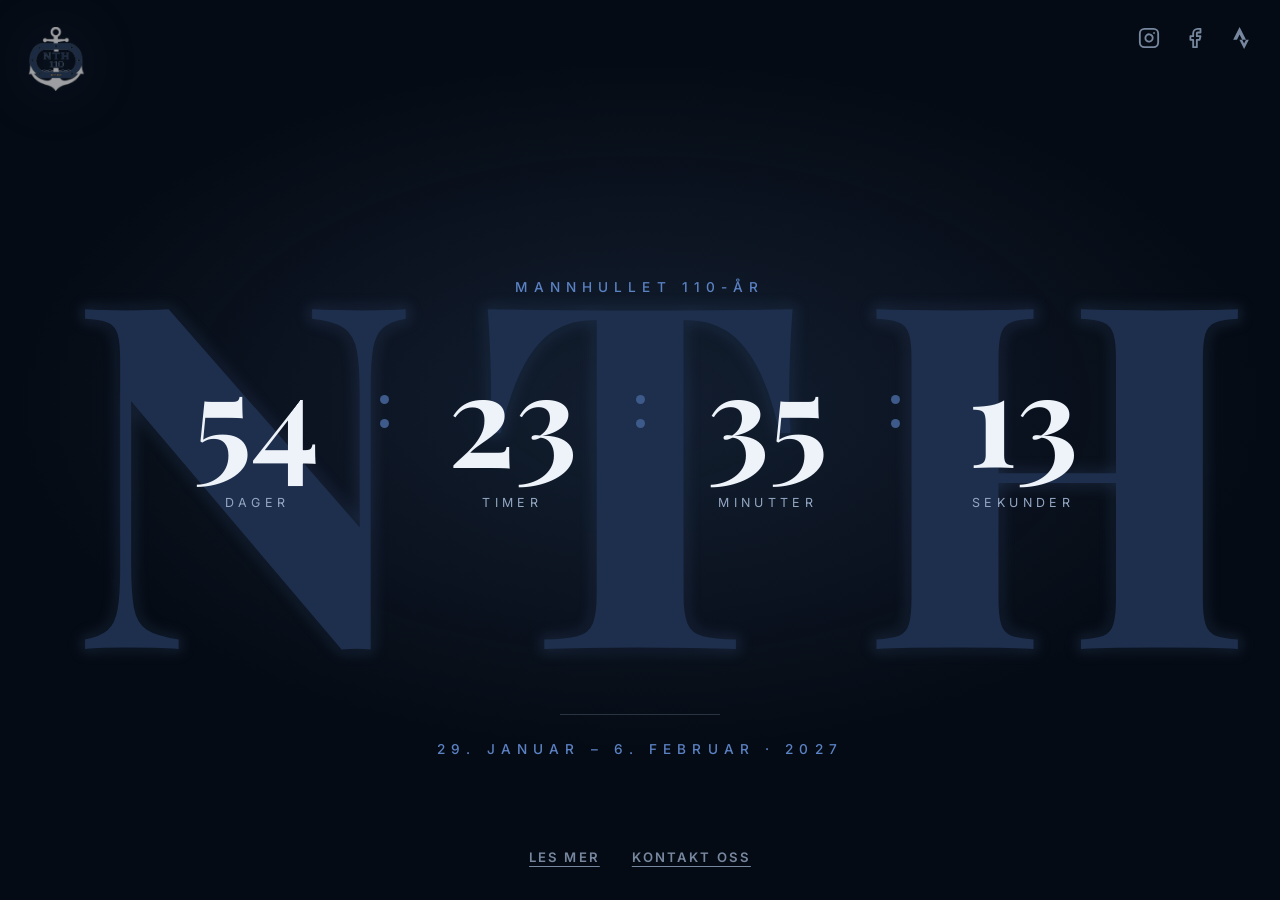
<file: countdown-110.html>
<!DOCTYPE html>
<html lang="no">
<head>
  <meta charset="UTF-8">
  <meta name="viewport" content="width=device-width, initial-scale=1.0">
  <title>Mannhullet 110-år</title>

  <!-- Fonts: high-contrast serif for display, clean sans for labels -->
  <link rel="preconnect" href="https://fonts.googleapis.com">
  <link rel="preconnect" href="https://fonts.gstatic.com" crossorigin>
  <link href="https://fonts.googleapis.com/css2?family=Playfair+Display:wght@700;800&family=Inter:wght@400;500&display=optional" rel="stylesheet">
  <link rel="stylesheet" href="background.css">

  <style>
    body {
      display: flex;
      align-items: center;
      justify-content: center;
      overflow-x: hidden;
      overflow-y: auto;
      position: relative;
    }

    /* ---- Main content ---- */
    .content {
      position: relative;
      z-index: 2;
      text-align: center;
      padding: 2rem;
      padding-bottom: 3.5rem; /* offsets eyebrow height so countdown center = viewport center */
      width: 100%;
      max-width: 1200px;
    }

    .eyebrow {
      position: relative;
      top: -1rem;
      font-size: 0.85rem;
      font-weight: 500;
      letter-spacing: 0.45em;
      text-transform: uppercase;
      color: var(--accent);
      margin-bottom: 2.5rem;
      opacity: 0;
      animation: fadeUp 0.9s ease 0.2s forwards;
    }

    h1 {
      font-family: 'Playfair Display', serif;
      font-weight: 800;
      font-size: clamp(2.6rem, 7vw, 6rem);
      line-height: 1.05;
      margin-bottom: 4.5rem;
      opacity: 0;
      animation: fadeUp 0.9s ease 0.4s forwards;
    }

    /* ---- Countdown ---- */
    .countdown {
      display: flex;
      align-items: flex-start;
      justify-content: center;
      gap: clamp(0.8rem, 4vw, 3.5rem);
      margin-bottom: 4.5rem;
      opacity: 0;
      animation: fadeUp 0.9s ease 0.6s forwards;
    }

    .unit {
      display: flex;
      flex-direction: column;
      align-items: center;
      min-width: clamp(3.5rem, 12vw, 9rem);
    }

    .unit .value {
      font-family: 'Playfair Display', serif;
      font-weight: 700;
      font-size: clamp(3.2rem, 10vw, 8.5rem);
      line-height: 1;
      font-variant-numeric: tabular-nums;
    }

    .unit .label {
      margin-top: 1rem;
      font-size: 0.78rem;
      font-weight: 400;
      letter-spacing: 0.35em;
      text-transform: uppercase;
      color: #93a6c2;
    }

    .separator {
      display: flex;
      flex-direction: column;
      gap: 0.9rem;
      padding-top: clamp(1rem, 3.5vw, 3rem);
    }

    .separator span {
      width: 9px;
      height: 9px;
      border-radius: 50%;
      background: var(--accent-dim);
    }

    /* ---- Footer line ---- */
    /* top: 50% = vertical center of viewport (where NTH is centered)
       + half the NTH font-size = bottom edge of the NTH letters
       + small gap */
    .footer {
      position: absolute;
      /* min() keeps the footer pinned just below the watermark on tall viewports,
         but stops it drifting down into the fixed bottom-links bar on short/wide
         ones — 8.5rem reserves enough room for both the bottom-links bar and the
         footer's own height, with a little breathing margin between them. */
      top: min(
        calc(50% + clamp(5rem, 20vw, 15rem) + 1.5rem),
        calc(100% - 8.5rem)
      );
      left: 0;
      right: 0;
      text-align: center;
      z-index: 2;
      opacity: 0;
      animation: fadeUp 0.9s ease 0.8s forwards;
    }

    .footer hr {
      border: none;
      border-top: 1px solid rgba(147, 166, 194, 0.25);
      width: 160px;
      margin: 0 auto 1.6rem;
    }

    .footer p {
      font-size: 0.85rem;
      font-weight: 500;
      letter-spacing: 0.45em;
      text-transform: uppercase;
      color: var(--accent);
    }

    /* ---- Bottom links (Les mer / Kontakt oss) ---- */
    .bottom-links {
      position: fixed;
      left: 0;
      right: 0;
      bottom: 0;
      padding: 1.6rem 1rem calc(2.2rem + env(safe-area-inset-bottom));
      background: var(--bg);
      display: flex;
      justify-content: center;
      gap: 2rem;
      z-index: 3;
      font-size: 0.82rem;
      font-weight: 500;
      letter-spacing: 0.14em;
      text-transform: uppercase;
      opacity: 0;
      animation: fadeUp 0.9s ease 1s forwards;
    }

    .bottom-links a {
      display: inline-block;
      padding: 1rem 0.65rem;
      margin: -1rem -0.65rem;
      color: rgba(147, 166, 194, 0.8);
      font-weight: 600;
      letter-spacing: 0.16em;
      text-decoration: underline;
      text-underline-offset: 4px;
      transition: color 0.2s ease;
    }

    .bottom-links a:hover,
    .bottom-links a:focus-visible {
      color: var(--ink);
    }

    /* ---- Corner header (logo + social links): shared position/sizing/color
       live in background.css; only this page's entrance-animation timing
       stays local, matching the rest of this file's choreography. ---- */
    .header-logo,
    .social-links {
      opacity: 0;
      animation: fadeUp 0.9s ease 0.2s forwards;
    }

    @keyframes fadeUp {
      from { opacity: 0; transform: translateY(18px); }
      to   { opacity: 1; transform: translateY(0); }
    }

    @media (prefers-reduced-motion: reduce) {
      .eyebrow, h1, .countdown, .footer, .bottom-links, .header-logo, .social-links {
        animation: none;
        opacity: 1;
      }
    }

    /* ---- Mobile tweaks ---- */
    @media (max-width: 600px) {
      .separator span { width: 6px; height: 6px; }
      .separator { gap: 0.6rem; }
      h1 { margin-bottom: 3rem; }
      .countdown { margin-bottom: 3rem; }
      .footer {
        padding-bottom: 2.5rem;
        top: min(
          calc(50% + clamp(6.5rem, 38vw, 14rem) / 2 + 1.5rem),
          calc(100% - 11rem)
        );
      }
      /* At the base size this line needs ~400px — wider than any phone in
         portrait — and would silently wrap to two lines (body clips
         horizontal overflow, and a taller footer risks the bottom-links
         bar again). Shrinking it here keeps it on one line down to the
         narrowest phones. */
      .footer p { font-size: 0.62rem; letter-spacing: 0.25em; }
    }

    /* ---- Small phones: prevent the countdown row from overflowing ---- */
    @media (max-width: 420px) {
      .content { padding-left: 1rem; padding-right: 1rem; }
      .countdown { gap: 0.5rem; }
      .unit { min-width: 2.4rem; }
      .unit .value { font-size: 2.2rem; }
      .unit .label { font-size: 0.6rem; letter-spacing: 0.2em; margin-top: 0.6rem; }
      .separator { gap: 0.5rem; padding-top: 0.7rem; }
      .bottom-links { font-size: 0.62rem; letter-spacing: 0.25em; gap: 1.2rem; }
    }

    /* ---- Narrowest phones (e.g. iPhone SE, ~320px): with 190+ days still on
       the clock, DAGER renders 3 digits, and MINUTTER/SEKUNDER are the two
       longest labels — verified against real font metrics that together they
       can outgrow screens this narrow and get clipped (body hides overflow-x).
       Shrink just enough to guarantee they fit down to ~280px wide. ---- */
    @media (max-width: 360px) {
      .content { padding-left: 0.75rem; padding-right: 0.75rem; }
      .countdown { gap: 0.3rem; }
      .unit { min-width: 2rem; }
      .unit .value { font-size: 1.7rem; }
      .unit .label { font-size: 0.5rem; letter-spacing: 0.14em; }
    }

    /* ---- Landscape phones: shrink vertical rhythm so countdown + footer + bottom-links
       don't collide when height is short (covers phone landscape heights ~320-430px;
       tablets stay >= 500px and keep the desktop-scaled layout) ---- */
    @media (orientation: landscape) and (max-height: 500px) {
      .content { padding: 1rem 1rem 1.75rem; }
      .eyebrow { margin-bottom: 1rem; }
      h1 {
        font-size: clamp(1.8rem, 6vh, 3rem);
        margin-bottom: 1.5rem;
      }
      .countdown {
        margin-bottom: 1.5rem;
        gap: clamp(0.5rem, 2vw, 1.5rem);
      }
      .unit { min-width: 2.8rem; }
      .unit .value { font-size: clamp(2rem, 9vh, 4rem); }
      .unit .label { margin-top: 0.4rem; font-size: 0.62rem; letter-spacing: 0.2em; }
      .separator { gap: 0.5rem; padding-top: 0.6rem; }
      .watermark { font-size: clamp(5rem, 34vh, 11rem); }
      .footer {
        top: calc(50% + clamp(5rem, 34vh, 11rem) / 2 + 0.8rem);
        padding-bottom: 1rem;
      }
      .footer hr { margin-bottom: 0.8rem; }
      .footer p { font-size: 0.68rem; letter-spacing: 0.3em; }
      .bottom-links {
        padding: 0.6rem 1rem calc(0.8rem + env(safe-area-inset-bottom));
        font-size: 0.62rem;
        gap: 1.2rem;
      }
    }

    /* ---- Shortest phones (e.g. iPhone SE landscape, 320px tall): the block above
       still leaves the footer touching the bottom-links bar, so tighten further ---- */
    @media (orientation: landscape) and (max-height: 360px) {
      .footer {
        top: calc(50% + clamp(5rem, 34vh, 11rem) / 2 + 0.4rem);
        padding-bottom: 0.5rem;
      }
      .footer hr { margin-bottom: 0.4rem; }
      .footer p { font-size: 0.6rem; }
      .bottom-links {
        padding: 0.4rem 1rem calc(0.5rem + env(safe-area-inset-bottom));
        font-size: 0.56rem;
        gap: 1rem;
      }
    }
  </style>
</head>
<body>

  <div class="watermark" aria-hidden="true"><span>NTH</span></div>

  <img class="header-logo" src="logo.png" alt="Mannhullet / NTH 110 år — 1917–2027">

  <div class="social-links">
    <a href="https://www.instagram.com/jub110_mannhullet/" target="_blank" rel="noopener" aria-label="Instagram">
      <svg viewBox="0 0 24 24" fill="none" stroke="currentColor" stroke-width="2" stroke-linecap="round" stroke-linejoin="round"><rect x="2" y="2" width="20" height="20" rx="5" ry="5"></rect><path d="M16 11.37A4 4 0 1 1 12.63 8 4 4 0 0 1 16 11.37z"></path><line x1="17.5" y1="6.5" x2="17.51" y2="6.5"></line></svg>
    </a>
    <a href="https://www.facebook.com/people/110-%C3%A5rs-jubileum-Mannhullet/61590599620480/" target="_blank" rel="noopener" aria-label="Facebook">
      <svg viewBox="0 0 24 24" fill="none" stroke="currentColor" stroke-width="2" stroke-linecap="round" stroke-linejoin="round"><path d="M18 2h-3a5 5 0 0 0-5 5v3H7v4h3v8h4v-8h3l1-4h-4V7a1 1 0 0 1 1-1h3z"></path></svg>
    </a>
    <a href="https://www.strava.com/athletes/134381213" target="_blank" rel="noopener" aria-label="Strava">
      <svg viewBox="0 0 24 24" fill="currentColor"><path d="M15.387 17.944l-2.089-4.116h-3.065L15.387 24l5.15-10.172h-3.066m-7.008-5.599l2.836 5.598h4.172L10.463 0l-7 13.828h4.172"></path></svg>
    </a>
  </div>

  <main class="content">
    <p class="eyebrow">Mannhullet 110-år</p>

    <div class="countdown" role="timer" aria-live="polite">
      <div class="unit">
        <span class="value" id="days">00</span>
        <span class="label">Dager</span>
      </div>
      <div class="separator" aria-hidden="true"><span></span><span></span></div>
      <div class="unit">
        <span class="value" id="hours">00</span>
        <span class="label">Timer</span>
      </div>
      <div class="separator" aria-hidden="true"><span></span><span></span></div>
      <div class="unit">
        <span class="value" id="minutes">00</span>
        <span class="label">Minutter</span>
      </div>
      <div class="separator" aria-hidden="true"><span></span><span></span></div>
      <div class="unit">
        <span class="value" id="seconds">00</span>
        <span class="label">Sekunder</span>
      </div>
    </div>

  </main>

  <div class="footer">
    <hr>
    <p class="dates">29. januar – 6. februar · 2027</p>
  </div>

  <div class="bottom-links">
    <a href="om-jubileet.html">Les mer</a>
    <a href="kontakt.html">Kontakt oss</a>
  </div>

  <script>
    // ============================================
    //  CHANGE THIS to your event date and time
    // ============================================
    const TARGET_DATE = new Date('2027-01-29T00:00:00+01:00');

    const els = {
      days: document.getElementById('days'),
      hours: document.getElementById('hours'),
      minutes: document.getElementById('minutes'),
      seconds: document.getElementById('seconds'),
    };

    function pad(n) {
      return String(n).padStart(2, '0');
    }

    function tick() {
      const diff = TARGET_DATE - new Date();

      if (diff <= 0) {
        els.days.textContent = '00';
        els.hours.textContent = '00';
        els.minutes.textContent = '00';
        els.seconds.textContent = '00';
        clearInterval(timer);
        return;
      }

      const totalSeconds = Math.floor(diff / 1000);
      els.days.textContent = pad(Math.floor(totalSeconds / 86400));
      els.hours.textContent = pad(Math.floor((totalSeconds % 86400) / 3600));
      els.minutes.textContent = pad(Math.floor((totalSeconds % 3600) / 60));
      els.seconds.textContent = pad(totalSeconds % 60);
    }

    tick();
    const timer = setInterval(tick, 1000);
  </script>

</body>
</html>
</file>
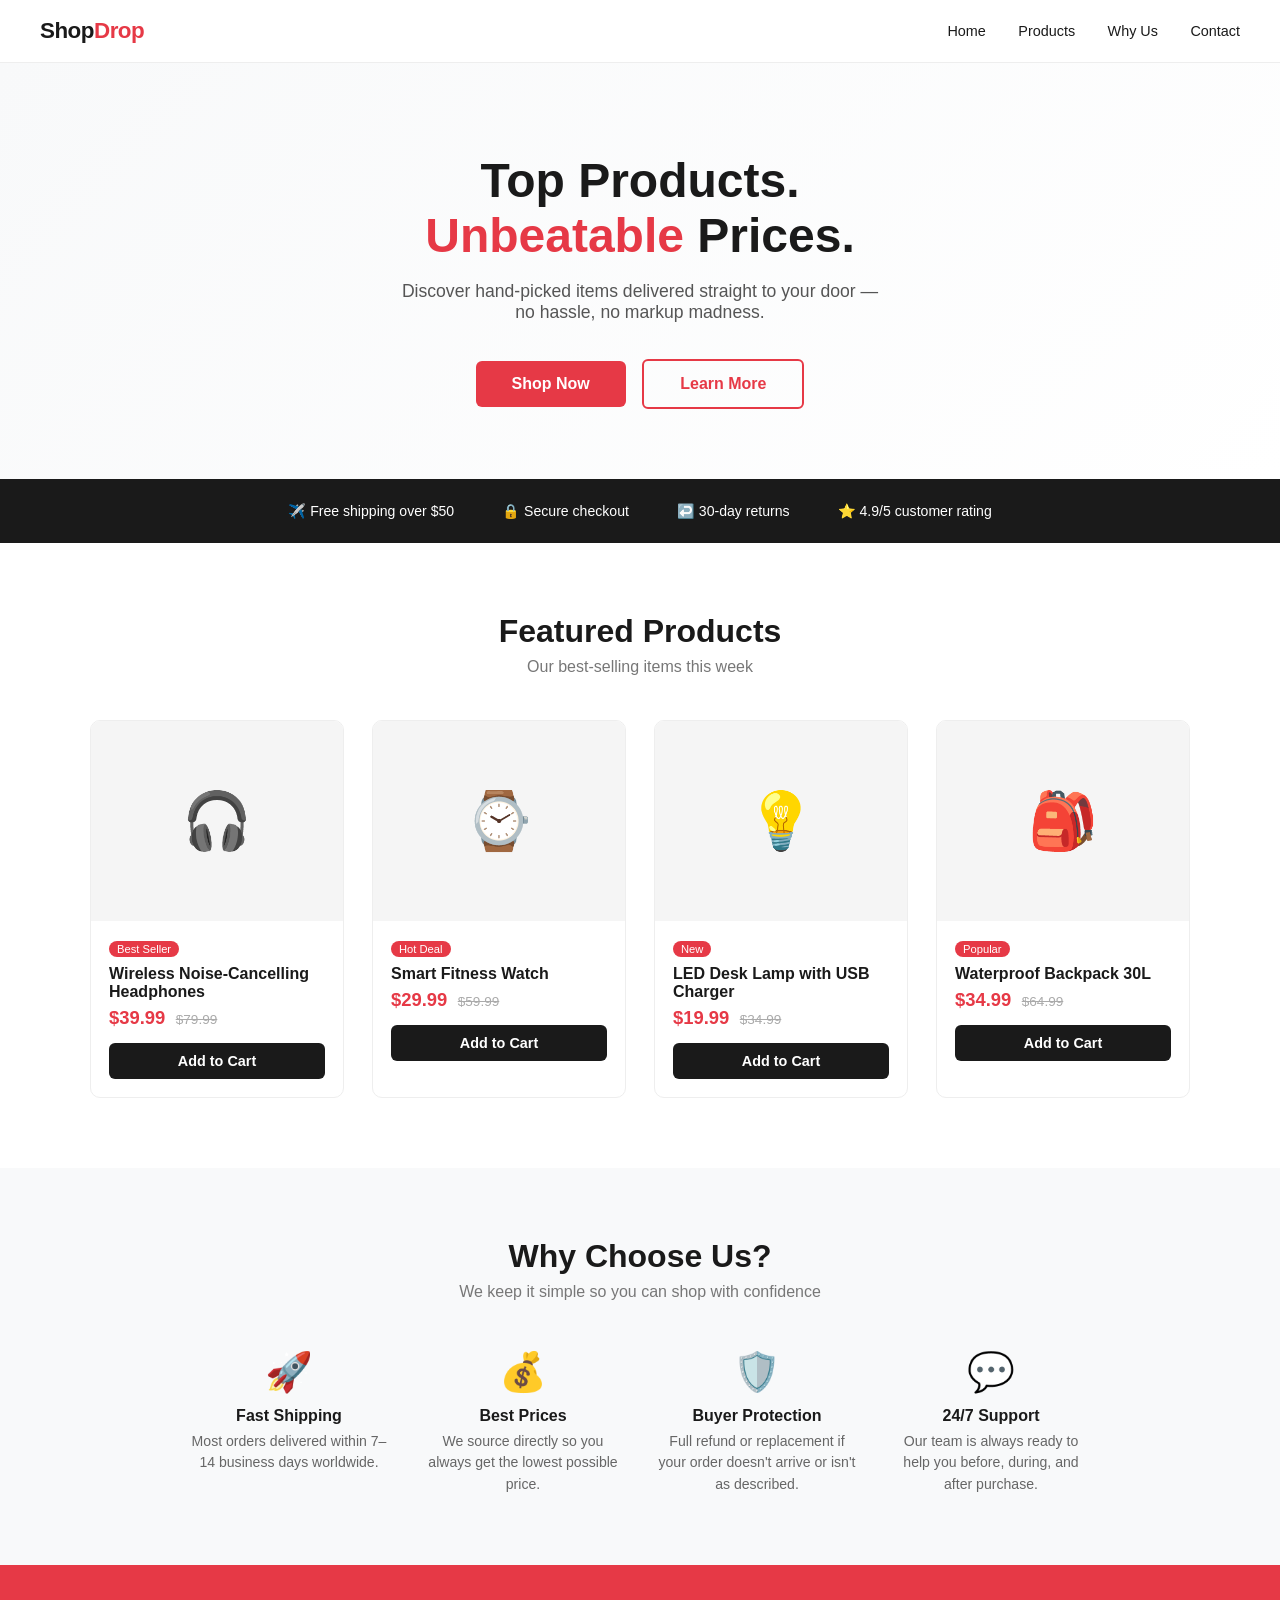
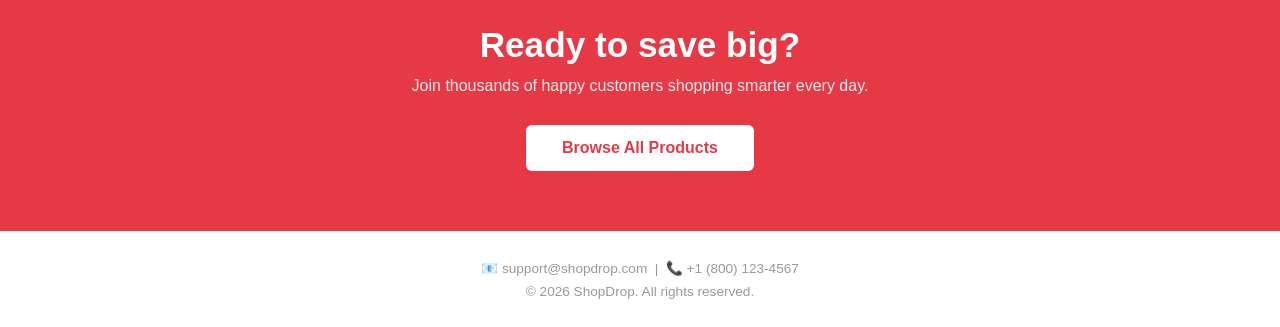
<file: index2.html>
<!DOCTYPE html>
<html lang="en">
<head>
  <meta charset="UTF-8" />
  <meta name="viewport" content="width=device-width, initial-scale=1.0" />
  <title>ShopDrop — Premium Products, Fast Delivery</title>
  <style>
    * { margin: 0; padding: 0; box-sizing: border-box; }

    body {
      font-family: 'Segoe UI', sans-serif;
      color: #1a1a1a;
      background: #fff;
    }

    /* NAV */
    nav {
      display: flex;
      justify-content: space-between;
      align-items: center;
      padding: 18px 40px;
      border-bottom: 1px solid #eee;
    }
    .logo { font-size: 1.4rem; font-weight: 700; letter-spacing: -0.5px; }
    .logo span { color: #e63946; }
    nav a {
      text-decoration: none;
      color: #1a1a1a;
      font-size: 0.9rem;
      margin-left: 28px;
    }
    nav a:hover { color: #e63946; }

    /* HERO */
    .hero {
      text-align: center;
      padding: 90px 20px 70px;
      background: linear-gradient(135deg, #f8f9fa 0%, #fff 100%);
    }
    .hero h1 {
      font-size: 3rem;
      font-weight: 800;
      line-height: 1.15;
      max-width: 620px;
      margin: 0 auto 18px;
    }
    .hero h1 span { color: #e63946; }
    .hero p {
      color: #555;
      font-size: 1.1rem;
      max-width: 480px;
      margin: 0 auto 36px;
    }
    .btn {
      display: inline-block;
      background: #e63946;
      color: #fff;
      padding: 14px 36px;
      border-radius: 6px;
      font-size: 1rem;
      font-weight: 600;
      text-decoration: none;
      transition: background 0.2s;
    }
    .btn:hover { background: #c1121f; }
    .btn-outline {
      background: transparent;
      border: 2px solid #e63946;
      color: #e63946;
      margin-left: 12px;
    }
    .btn-outline:hover { background: #e63946; color: #fff; }

    /* TRUST BAR */
    .trust {
      display: flex;
      justify-content: center;
      gap: 48px;
      padding: 24px 20px;
      background: #1a1a1a;
      color: #fff;
      font-size: 0.88rem;
      flex-wrap: wrap;
    }
    .trust-item { display: flex; align-items: center; gap: 8px; }
    .trust-item svg { opacity: 0.8; }

    /* PRODUCTS */
    .products { padding: 70px 40px; }
    .products h2 { text-align: center; font-size: 2rem; margin-bottom: 8px; }
    .products .sub { text-align: center; color: #777; margin-bottom: 44px; }

    .grid {
      display: grid;
      grid-template-columns: repeat(auto-fit, minmax(240px, 1fr));
      gap: 28px;
      max-width: 1100px;
      margin: 0 auto;
    }

    .card {
      border: 1px solid #eee;
      border-radius: 10px;
      overflow: hidden;
      transition: box-shadow 0.2s, transform 0.2s;
    }
    .card:hover { box-shadow: 0 8px 28px rgba(0,0,0,0.10); transform: translateY(-3px); }

    .card-img {
      height: 200px;
      display: flex;
      align-items: center;
      justify-content: center;
      font-size: 3.5rem;
      background: #f5f5f5;
    }
    .card-body { padding: 18px; }
    .card-body h3 { font-size: 1rem; margin-bottom: 6px; }
    .card-body .price { color: #e63946; font-weight: 700; font-size: 1.15rem; }
    .card-body .old-price { color: #aaa; text-decoration: line-through; font-size: 0.85rem; margin-left: 6px; }
    .card-body .badge {
      display: inline-block;
      background: #e63946;
      color: #fff;
      font-size: 0.7rem;
      padding: 2px 8px;
      border-radius: 20px;
      margin-bottom: 8px;
    }
    .card-btn {
      display: block;
      text-align: center;
      margin-top: 14px;
      padding: 10px;
      background: #1a1a1a;
      color: #fff;
      border-radius: 6px;
      text-decoration: none;
      font-size: 0.9rem;
      font-weight: 600;
      transition: background 0.2s;
    }
    .card-btn:hover { background: #e63946; }

    /* WHY US */
    .why {
      background: #f8f9fa;
      padding: 70px 40px;
      text-align: center;
    }
    .why h2 { font-size: 2rem; margin-bottom: 8px; }
    .why .sub { color: #777; margin-bottom: 48px; }

    .features {
      display: flex;
      justify-content: center;
      gap: 36px;
      flex-wrap: wrap;
      max-width: 900px;
      margin: 0 auto;
    }
    .feature {
      flex: 1;
      min-width: 180px;
      max-width: 220px;
    }
    .feature .icon { font-size: 2.4rem; margin-bottom: 12px; }
    .feature h4 { font-size: 1rem; margin-bottom: 6px; }
    .feature p { font-size: 0.88rem; color: #666; line-height: 1.5; }

    /* CTA BANNER */
    .cta {
      background: #e63946;
      color: #fff;
      text-align: center;
      padding: 60px 20px;
    }
    .cta h2 { font-size: 2.2rem; margin-bottom: 12px; }
    .cta p { font-size: 1rem; opacity: 0.9; margin-bottom: 30px; }
    .cta .btn { background: #fff; color: #e63946; }
    .cta .btn:hover { background: #f1f1f1; }

    /* FOOTER */
    footer {
      text-align: center;
      padding: 28px 20px;
      font-size: 0.85rem;
      color: #999;
      border-top: 1px solid #eee;
    }

    @media (max-width: 600px) {
      .hero h1 { font-size: 2rem; }
      nav a { display: none; }
      .trust { gap: 20px; }
    }
  </style>
</head>
<body>

  <!-- NAV -->
  <nav>
    <div class="logo">Shop<span>Drop</span></div>
    <div>
      <a href="#">Home</a>
      <a href="#products">Products</a>
      <a href="#why">Why Us</a>
      <a href="#contact">Contact</a>
    </div>
  </nav>

  <!-- HERO -->
  <section class="hero">
    <h1>Top Products.<br /><span>Unbeatable</span> Prices.</h1>
    <p>Discover hand-picked items delivered straight to your door — no hassle, no markup madness.</p>
    <a href="#products" class="btn">Shop Now</a>
    <a href="#why" class="btn btn-outline">Learn More</a>
  </section>

  <!-- TRUST BAR -->
  <div class="trust">
    <div class="trust-item">✈️ Free shipping over $50</div>
    <div class="trust-item">🔒 Secure checkout</div>
    <div class="trust-item">↩️ 30-day returns</div>
    <div class="trust-item">⭐ 4.9/5 customer rating</div>
  </div>

  <!-- PRODUCTS -->
  <section class="products" id="products">
    <h2>Featured Products</h2>
    <p class="sub">Our best-selling items this week</p>

    <div class="grid">

      <div class="card">
        <div class="card-img">🎧</div>
        <div class="card-body">
          <span class="badge">Best Seller</span>
          <h3>Wireless Noise-Cancelling Headphones</h3>
          <div>
            <span class="price">$39.99</span>
            <span class="old-price">$79.99</span>
          </div>
          <a href="#" class="card-btn">Add to Cart</a>
        </div>
      </div>

      <div class="card">
        <div class="card-img">⌚</div>
        <div class="card-body">
          <span class="badge">Hot Deal</span>
          <h3>Smart Fitness Watch</h3>
          <div>
            <span class="price">$29.99</span>
            <span class="old-price">$59.99</span>
          </div>
          <a href="#" class="card-btn">Add to Cart</a>
        </div>
      </div>

      <div class="card">
        <div class="card-img">💡</div>
        <div class="card-body">
          <span class="badge">New</span>
          <h3>LED Desk Lamp with USB Charger</h3>
          <div>
            <span class="price">$19.99</span>
            <span class="old-price">$34.99</span>
          </div>
          <a href="#" class="card-btn">Add to Cart</a>
        </div>
      </div>

      <div class="card">
        <div class="card-img">🎒</div>
        <div class="card-body">
          <span class="badge">Popular</span>
          <h3>Waterproof Backpack 30L</h3>
          <div>
            <span class="price">$34.99</span>
            <span class="old-price">$64.99</span>
          </div>
          <a href="#" class="card-btn">Add to Cart</a>
        </div>
      </div>

    </div>
  </section>

  <!-- WHY US -->
  <section class="why" id="why">
    <h2>Why Choose Us?</h2>
    <p class="sub">We keep it simple so you can shop with confidence</p>
    <div class="features">
      <div class="feature">
        <div class="icon">🚀</div>
        <h4>Fast Shipping</h4>
        <p>Most orders delivered within 7–14 business days worldwide.</p>
      </div>
      <div class="feature">
        <div class="icon">💰</div>
        <h4>Best Prices</h4>
        <p>We source directly so you always get the lowest possible price.</p>
      </div>
      <div class="feature">
        <div class="icon">🛡️</div>
        <h4>Buyer Protection</h4>
        <p>Full refund or replacement if your order doesn't arrive or isn't as described.</p>
      </div>
      <div class="feature">
        <div class="icon">💬</div>
        <h4>24/7 Support</h4>
        <p>Our team is always ready to help you before, during, and after purchase.</p>
      </div>
    </div>
  </section>

  <!-- CTA BANNER -->
  <section class="cta">
    <h2>Ready to save big?</h2>
    <p>Join thousands of happy customers shopping smarter every day.</p>
    <a href="#products" class="btn">Browse All Products</a>
  </section>

  <!-- FOOTER -->
  <footer id="contact">
    <p>📧 support@shopdrop.com &nbsp;|&nbsp; 📞 +1 (800) 123-4567</p>
    <p style="margin-top:8px;">© 2026 ShopDrop. All rights reserved.</p>
  </footer>

</body>
</html>
</file>
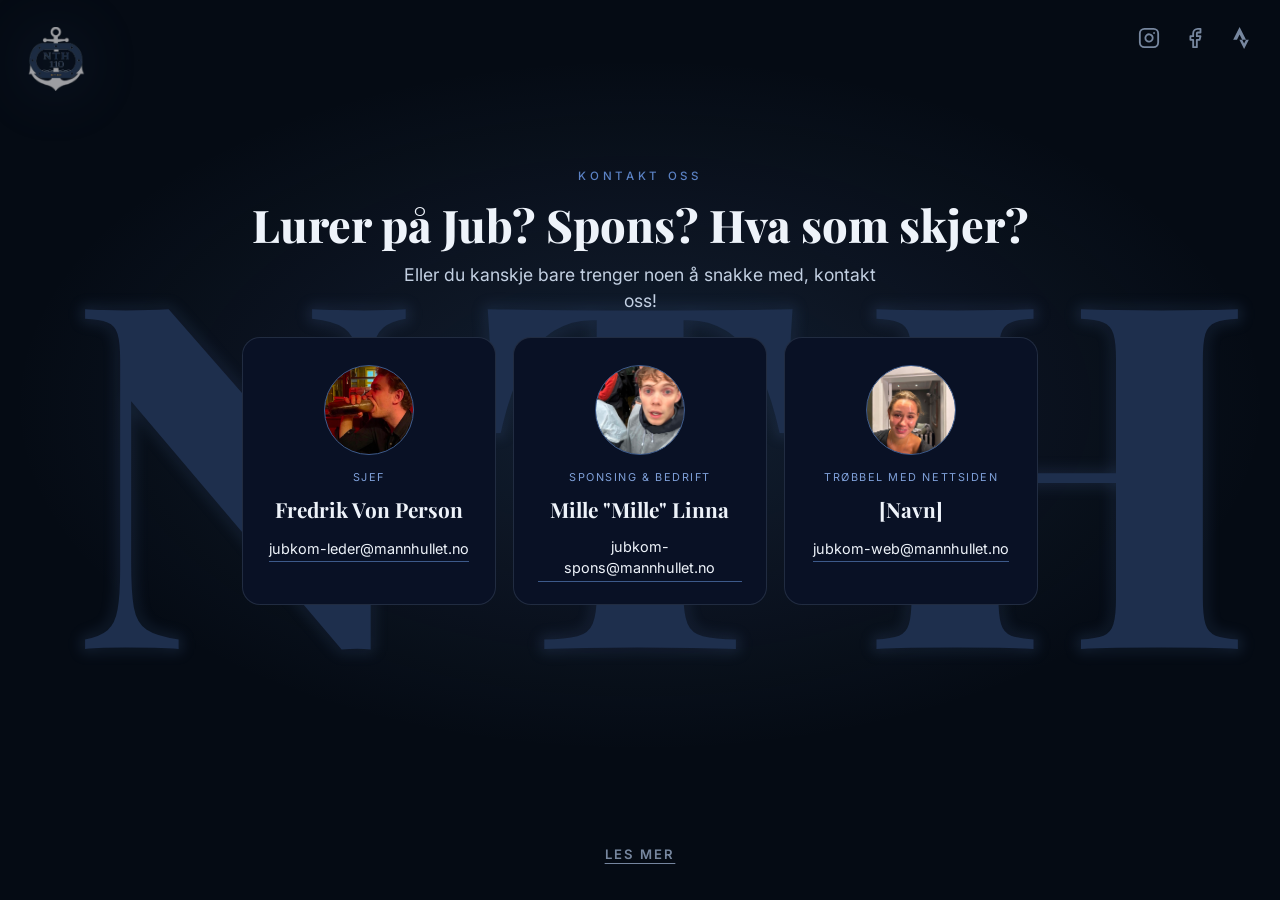
<file: kontakt.html>
<!DOCTYPE html>
<html lang="no">
<head>
  <meta charset="UTF-8">
  <meta name="viewport" content="width=device-width, initial-scale=1.0">
  <title>Kontakt oss — Mannhullet 110 år</title>

  <link rel="preconnect" href="https://fonts.googleapis.com">
  <link rel="preconnect" href="https://fonts.gstatic.com" crossorigin>
  <link href="https://fonts.googleapis.com/css2?family=Playfair+Display:wght@700;800&family=Inter:wght@400;500&display=optional" rel="stylesheet">
  <link rel="stylesheet" href="background.css">

  <style>
    :root {
      --bg-soft: #091125;
      --muted: #93a6c2;
      --line: rgba(147, 166, 194, 0.18);
    }

    body {
      line-height: 1.5;
      position: relative;
      overflow-x: hidden;
      overflow-y: auto;
      height: 100dvh;
      display: flex;
      flex-direction: column;
    }

    .wrap {
      position: relative;
      z-index: 2;
      flex: 1;
      width: 100%;
      max-width: 860px;
      margin: 0 auto;
      padding: clamp(3rem, 24vh, 10.5rem) clamp(1.5rem, 6vw, 2rem) clamp(0.5rem, 2vh, 1.5rem);
      display: flex;
      flex-direction: column;
      justify-content: flex-start;
    }

    .welcome { text-align: center; margin-bottom: clamp(0.8rem, 2.5vh, 1.5rem); }
    .welcome .eyebrow {
      font-size: 0.72rem; font-weight: 500;
      letter-spacing: 0.32em; text-transform: uppercase;
      color: var(--accent); margin-bottom: clamp(0.6rem, 1.6vh, 1rem);
    }
    .welcome h1 {
      font-family: 'Playfair Display', serif;
      font-weight: 800;
      font-size: clamp(1.7rem, 5vh, 3rem);
      line-height: 1.08; margin-bottom: clamp(0.5rem, 1.5vh, 0.9rem);
    }
    .welcome p {
      max-width: 500px; margin: 0 auto;
      font-size: clamp(0.88rem, 2.2vh, 1.1rem);
      color: #c3d0e2;
    }

    .people {
      display: grid;
      grid-template-columns: repeat(3, 1fr);
      gap: clamp(0.6rem, 2vw, 1.1rem);
    }
    .person {
      background: var(--bg-soft);
      border: 1px solid var(--line);
      border-radius: 18px;
      padding: clamp(0.9rem, 3vh, 2rem) clamp(0.7rem, 2vw, 1.5rem) clamp(0.8rem, 2.5vh, 1.8rem);
      text-align: center;
      transition: border-color 0.2s ease, transform 0.15s ease;
    }
    .person:hover { border-color: var(--accent-dim); transform: translateY(-3px); }

    /* Avatar: to use a real photo, add  style="background-image:url('bilde.jpg')"
       to .avatar and delete the "?" inside it. */
    .avatar {
      width: clamp(46px, 10vh, 92px); height: clamp(46px, 10vh, 92px);
      margin: 0 auto clamp(0.5rem, 1.6vh, 1.1rem);
      border-radius: 50%;
      background-color: #16223a;
      background-size: cover; background-position: center;
      border: 1px solid var(--accent-dim);
      display: flex; align-items: center; justify-content: center;
      font-family: 'Playfair Display', serif;
      font-weight: 700; font-size: 1.9rem; color: var(--accent);
      overflow: hidden;
    }
    .person .role {
      font-size: clamp(0.56rem, 1.3vh, 0.68rem); letter-spacing: 0.14em; text-transform: uppercase;
      /* Lighter than --accent: against the --bg-soft card (not the page background),
         --accent itself only clears WCAG AA by a hair (~4.9:1) — this gives headroom. */
      color: #7fa0d9; margin-bottom: clamp(0.3rem, 1vh, 0.5rem);
    }
    .person h3 {
      font-family: 'Playfair Display', serif;
      font-weight: 700; font-size: clamp(0.95rem, 2.4vh, 1.3rem); margin-bottom: clamp(0.4rem, 1.2vh, 0.9rem);
    }
    .person a.mail {
      position: relative;
      display: inline-block;
      color: var(--ink); text-decoration: none; font-size: clamp(0.68rem, 1.6vh, 0.9rem);
      border-bottom: 1px solid var(--accent-dim); padding-bottom: 2px;
      transition: border-color 0.2s ease; word-break: break-word;
    }
    /* Invisible expanded hit area, so the tap target reaches >=44x44px without
       moving the visible underline away from the text. */
    .person a.mail::before {
      content: "";
      position: absolute;
      inset: -15px;
    }
    .person a.mail:hover { border-color: var(--accent); }

    .bottom-nav {
      position: relative; z-index: 2; flex: none;
      /* Matches .bottom-links' padding on countdown-110.html, so the link sits
         at the same height above the viewport bottom on every page. */
      padding: 1.6rem 1rem calc(2.2rem + env(safe-area-inset-bottom));
      display: flex; justify-content: center; gap: 2rem;
    }
    .bottom-nav a {
      display: inline-block;
      padding: 1rem 0.65rem;
      margin: -1rem -0.65rem;
      color: rgba(147, 166, 194, 0.8);
      text-decoration: underline;
      text-underline-offset: 4px;
      font-size: 0.82rem; font-weight: 600; letter-spacing: 0.16em; text-transform: uppercase;
      transition: color 0.2s ease;
    }
    .bottom-nav a:hover,
    .bottom-nav a:focus-visible { color: var(--ink); }

    :focus-visible { outline: 2px solid var(--accent); outline-offset: 3px; border-radius: 4px; }
    @media (max-width: 480px) {
      .people {
        grid-template-columns: 1fr;
        gap: 0.6rem;
      }
      .person { padding: 1.1rem 1.25rem 1.4rem; border-radius: 14px; }
    }

    /* ---- Landscape phones: shrink vertical rhythm so header + cards fit without
       relying on the scroll fallback (covers phone landscape heights ~320-430px) ---- */
    @media (orientation: landscape) and (max-height: 500px) {
      .wrap {
        padding-top: clamp(2.5rem, 14vh, 4rem);
        padding-bottom: 0.5rem;
      }
      .watermark { font-size: clamp(5rem, 34vh, 10rem); }
      .welcome { margin-bottom: 0.6rem; }
      .welcome .eyebrow { margin-bottom: 0.4rem; font-size: 0.64rem; }
      .welcome h1 {
        font-size: clamp(1.3rem, 4.5vh, 1.9rem);
        margin-bottom: 0.4rem;
      }
      .welcome p { font-size: 0.8rem; }
      .people { gap: 0.5rem; }
      .person { padding: 0.6rem 0.5rem 0.7rem; }
      .avatar {
        width: clamp(34px, 8vh, 52px);
        height: clamp(34px, 8vh, 52px);
        margin-bottom: 0.4rem;
      }
      .person .role { margin-bottom: 0.2rem; }
      .person h3 { font-size: 0.85rem; margin-bottom: 0.3rem; }
      .person a.mail { font-size: 0.68rem; }
      .bottom-nav { padding: 0.6rem 1rem calc(0.8rem + env(safe-area-inset-bottom)); }
    }

    /* ---- Entrance fade, matching the countdown page ---- */
    .header-logo, .welcome, .people, .social-links {
      opacity: 0;
      animation: fadeUp 0.9s ease forwards;
    }
    /* .bottom-nav sits flush against body's bottom edge with zero slack
       (body is exactly 100dvh, split between .wrap flex:1 and this flex:none).
       fadeUp's translateY(18px) start would push it 18px past that edge —
       transforms count toward a scroll container's overflow region even
       though they don't affect layout — which briefly made overflow-y:auto
       show a scrollbar during the animation. Fade opacity only here. */
    .bottom-nav {
      opacity: 0;
      animation: fadeIn 0.9s ease forwards;
    }
    .header-logo { animation-delay: 0.1s; }
    .social-links { animation-delay: 0.1s; }
    .welcome { animation-delay: 0.3s; }
    .people { animation-delay: 0.55s; }
    .bottom-nav { animation-delay: 0.8s; }

    @keyframes fadeUp {
      from { opacity: 0; transform: translateY(18px); }
      to   { opacity: 1; transform: translateY(0); }
    }
    @keyframes fadeIn {
      from { opacity: 0; }
      to   { opacity: 1; }
    }

    @media (prefers-reduced-motion: reduce) {
      .header-logo, .welcome, .people, .bottom-nav, .social-links {
        animation: none;
        opacity: 1;
      }
    }
  </style>
</head>
<body>

  <div class="watermark" aria-hidden="true"><span>NTH</span></div>

  <a href="countdown-110.html">
    <img class="header-logo" src="logo.png" alt="Mannhullet / NTH 110 år — 1917–2027">
  </a>

  <div class="social-links">
    <a href="https://www.instagram.com/jub110_mannhullet/" target="_blank" rel="noopener" aria-label="Instagram">
      <svg viewBox="0 0 24 24" fill="none" stroke="currentColor" stroke-width="2" stroke-linecap="round" stroke-linejoin="round"><rect x="2" y="2" width="20" height="20" rx="5" ry="5"></rect><path d="M16 11.37A4 4 0 1 1 12.63 8 4 4 0 0 1 16 11.37z"></path><line x1="17.5" y1="6.5" x2="17.51" y2="6.5"></line></svg>
    </a>
    <a href="https://www.facebook.com/people/110-%C3%A5rs-jubileum-Mannhullet/61590599620480/" target="_blank" rel="noopener" aria-label="Facebook">
      <svg viewBox="0 0 24 24" fill="none" stroke="currentColor" stroke-width="2" stroke-linecap="round" stroke-linejoin="round"><path d="M18 2h-3a5 5 0 0 0-5 5v3H7v4h3v8h4v-8h3l1-4h-4V7a1 1 0 0 1 1-1h3z"></path></svg>
    </a>
    <a href="https://www.strava.com/athletes/134381213" target="_blank" rel="noopener" aria-label="Strava">
      <svg viewBox="0 0 24 24" fill="currentColor"><path d="M15.387 17.944l-2.089-4.116h-3.065L15.387 24l5.15-10.172h-3.066m-7.008-5.599l2.836 5.598h4.172L10.463 0l-7 13.828h4.172"></path></svg>
    </a>
  </div>

  <main class="wrap">

    <header class="welcome">
      <p class="eyebrow">Kontakt oss</p>
      <h1>Lurer på Jub? Spons? Hva som skjer?</h1>
      <p>Eller du kanskje bare trenger noen å snakke med, kontakt oss!</p>
    </header>

    <section class="people" aria-label="Kontaktpersoner">

      <div class="person">
        <div class="avatar" style="background-image:url('static/bilde (1).jpg')" aria-hidden="true"></div>
        <div class="role">Sjef</div>
        <h3>Fredrik Von Person</h3>
        <a class="mail" href="mailto:jubkom-leder@mannhullet.no">jubkom-leder@mannhullet.no</a>
      </div>

      <div class="person">
        <div class="avatar" style="background-image:url('static/bilde (2).jpg')" aria-hidden="true"></div>
        <div class="role">Sponsing &amp; bedrift</div>
        <h3>Mille "Mille" Linna</h3>
        <a class="mail" href="mailto:jubkom-spons@mannhullet.no">jubkom-spons@mannhullet.no</a>
      </div>

      <div class="person">
        <div class="avatar" style="background-image:url('static/bilde (3).jpg')" aria-hidden="true"></div>
        <div class="role">Trøbbel med nettsiden</div>
        <h3>[Navn]</h3>
        <a class="mail" href="mailto:jubkom-web@mannhullet.no">jubkom-web@mannhullet.no</a>
      </div>

    </section>

  </main>

  <nav class="bottom-nav">
    <a href="om-jubileet.html">Les mer</a>
  </nav>

</body>
</html>
</file>
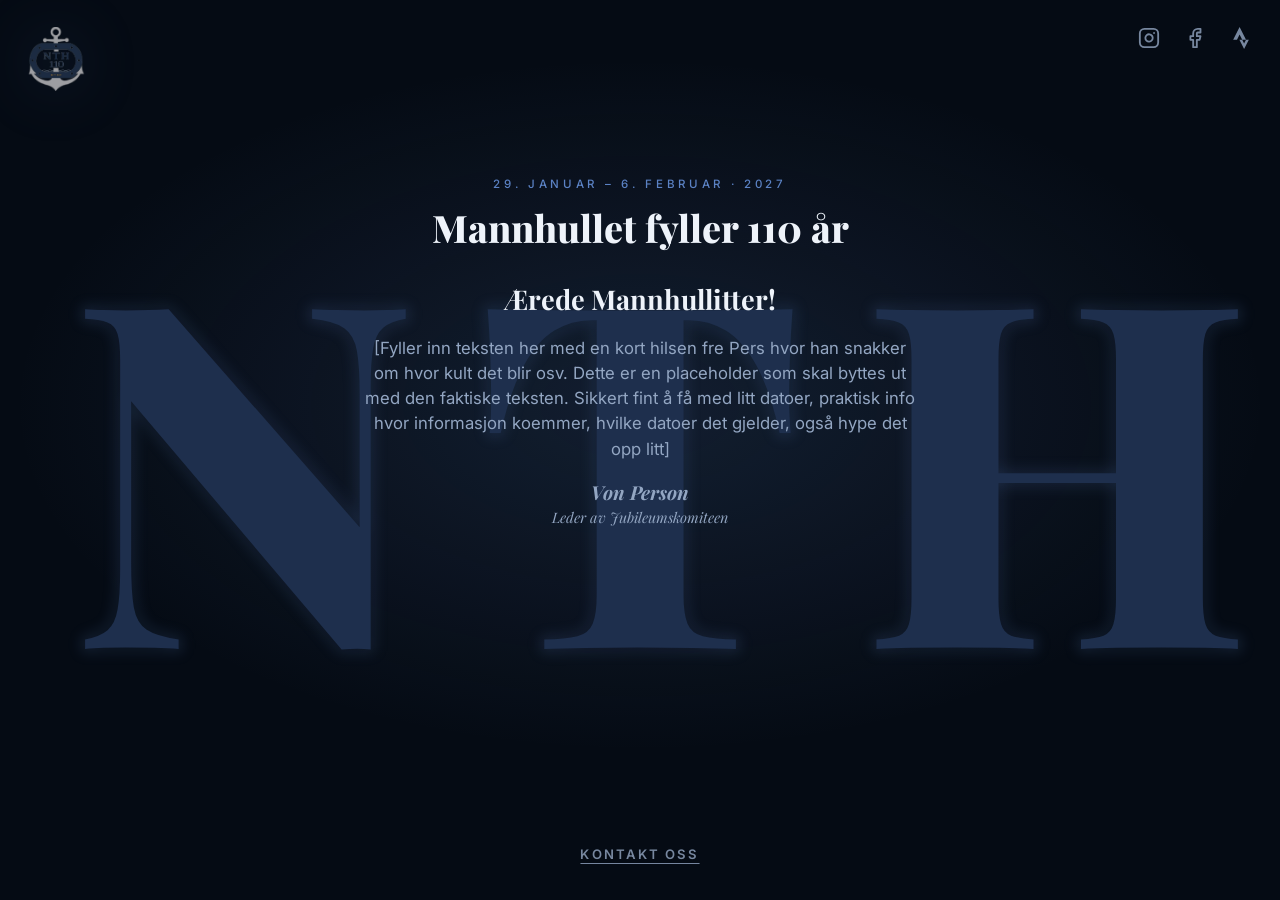
<file: om-jubileet.html>
<!DOCTYPE html>
<html lang="no">
<head>
  <meta charset="UTF-8">
  <meta name="viewport" content="width=device-width, initial-scale=1.0">
  <title>Om jubileet — Mannhullet 110 år</title>

  <link rel="preconnect" href="https://fonts.googleapis.com">
  <link rel="preconnect" href="https://fonts.gstatic.com" crossorigin>
  <link href="https://fonts.googleapis.com/css2?family=Playfair+Display:wght@700;800&family=Inter:wght@400;500&display=optional" rel="stylesheet">
  <link rel="stylesheet" href="background.css">

  <style>
    :root {
      --bg-soft: #091125;
      --muted: #93a6c2;
      --line: rgba(147, 166, 194, 0.18);
    }

    body {
      line-height: 1.5;
      position: relative;
      overflow-x: hidden;
      overflow-y: auto;
      height: 100dvh;
      display: flex;
      flex-direction: column;
    }

    .wrap {
      position: relative;
      z-index: 2;
      flex: 1;
      width: 100%;
      max-width: 680px;
      margin: 0 auto;
      padding: clamp(3rem, 24vh, 11rem) clamp(1.25rem, 5vw, 2.5rem) clamp(0.5rem, 2vh, 1.5rem);
      display: flex;
      flex-direction: column;
      justify-content: flex-start;
    }

    .eyebrow {
      font-size: 0.72rem; font-weight: 500;
      letter-spacing: 0.32em; text-transform: uppercase;
      color: var(--accent); margin-bottom: clamp(0.5rem, 1.5vh, 0.85rem); text-align: center;
    }
    .title {
      font-family: 'Playfair Display', serif;
      font-weight: 800;
      font-size: clamp(1.5rem, 4.2vh, 2.6rem);
      line-height: 1.08; margin-bottom: clamp(1rem, 3.5vh, 2rem); text-align: center;
    }

    /* placeholder text = clearly "fill in yourselves" */
    .ph { color: var(--muted); font-style: italic; }
    /* Body copy stays upright even though it's placeholder text — italics at
       paragraph length hurt readability; reserve italic for short lines only. */
    .letter p.ph { font-style: normal; }

    /* ---- Welcome letter ---- */
    .letter { max-width: 560px; margin: 0 auto; text-align: center; }
    .letter .salut {
      font-family: 'Playfair Display', serif;
      font-weight: 700;
      font-size: clamp(1.2rem, 3.2vh, 1.7rem);
      margin-bottom: clamp(0.6rem, 1.8vh, 1rem);
    }
    .letter p { font-size: clamp(0.85rem, 2.1vh, 1.05rem); margin-bottom: clamp(0.55rem, 1.5vh, 0.9rem); }
    .sign { margin-top: clamp(0.7rem, 1.8vh, 1.2rem); font-family: 'Playfair Display', serif; }
    .sign .who { font-size: clamp(0.95rem, 2.2vh, 1.2rem); font-weight: 700; }
    .sign .role { font-size: clamp(0.75rem, 1.6vh, 0.9rem); color: var(--muted); font-style: italic; }

    /* ---- Bottom nav ---- */
    .bottom-nav {
      position: relative; z-index: 2; flex: none;
      /* Matches .bottom-links' padding on countdown-110.html, so the link sits
         at the same height above the viewport bottom on every page. */
      padding: 1.6rem 1rem calc(2.2rem + env(safe-area-inset-bottom));
      display: flex; justify-content: center; gap: 2rem;
    }
    .bottom-nav a {
      display: inline-block;
      padding: 1rem 0.65rem;
      margin: -1rem -0.65rem;
      color: rgba(147, 166, 194, 0.8);
      text-decoration: underline;
      text-underline-offset: 4px;
      font-size: 0.82rem; font-weight: 600; letter-spacing: 0.16em; text-transform: uppercase;
      transition: color 0.2s ease;
    }
    .bottom-nav a:hover,
    .bottom-nav a:focus-visible { color: var(--ink); }

    :focus-visible { outline: 2px solid var(--accent); outline-offset: 3px; border-radius: 4px; }

    /* ---- Narrowest phones (e.g. iPhone SE, ~320px): the letter-spaced date
       line needs ~296px at the base size, which just barely outgrows the
       narrowest screens and risks wrapping. Shrink it to stay on one line. ---- */
    @media (max-width: 360px) {
      .eyebrow { font-size: 0.62rem; letter-spacing: 0.26em; }
    }

    /* ---- Landscape phones: shrink vertical rhythm so the letter fits without
       relying on the scroll fallback (covers phone landscape heights ~320-430px) ---- */
    @media (orientation: landscape) and (max-height: 500px) {
      .wrap {
        padding-top: clamp(2.5rem, 14vh, 4rem);
        padding-bottom: 0.5rem;
      }
      .watermark { font-size: clamp(5rem, 34vh, 10rem); }
      .eyebrow { margin-bottom: 0.4rem; font-size: 0.64rem; }
      .title {
        font-size: clamp(1.3rem, 5vh, 2rem);
        margin-bottom: 0.6rem;
      }
      .letter .salut {
        font-size: clamp(1rem, 3.6vh, 1.3rem);
        margin-bottom: 0.4rem;
      }
      .letter p {
        font-size: 0.82rem;
        margin-bottom: 0.4rem;
      }
      .sign { margin-top: 0.5rem; }
      .bottom-nav { padding: 0.6rem 1rem calc(0.8rem + env(safe-area-inset-bottom)); }
    }

    /* ---- Entrance fade, matching the countdown page ---- */
    .header-logo, .eyebrow, .title, .letter, .social-links {
      opacity: 0;
      animation: fadeUp 0.9s ease forwards;
    }
    /* .bottom-nav sits flush against body's bottom edge with zero slack
       (body is exactly 100dvh, split between .wrap flex:1 and this flex:none).
       fadeUp's translateY(18px) start would push it 18px past that edge —
       transforms count toward a scroll container's overflow region even
       though they don't affect layout — which briefly made overflow-y:auto
       show a scrollbar during the animation. Fade opacity only here. */
    .bottom-nav {
      opacity: 0;
      animation: fadeIn 0.9s ease forwards;
    }
    .header-logo { animation-delay: 0.1s; }
    .social-links { animation-delay: 0.1s; }
    .eyebrow { animation-delay: 0.3s; }
    .title { animation-delay: 0.45s; }
    .letter { animation-delay: 0.6s; }
    .bottom-nav { animation-delay: 0.8s; }

    @keyframes fadeUp {
      from { opacity: 0; transform: translateY(18px); }
      to   { opacity: 1; transform: translateY(0); }
    }
    @keyframes fadeIn {
      from { opacity: 0; }
      to   { opacity: 1; }
    }

    @media (prefers-reduced-motion: reduce) {
      .header-logo, .eyebrow, .title, .letter, .bottom-nav, .social-links {
        animation: none;
        opacity: 1;
      }
    }
  </style>
</head>
<body>

  <div class="watermark" aria-hidden="true"><span>NTH</span></div>

  <a href="countdown-110.html">
    <img class="header-logo" src="logo.png" alt="Mannhullet / NTH 110 år — 1917–2027">
  </a>

  <div class="social-links">
    <a href="https://www.instagram.com/jub110_mannhullet/" target="_blank" rel="noopener" aria-label="Instagram">
      <svg viewBox="0 0 24 24" fill="none" stroke="currentColor" stroke-width="2" stroke-linecap="round" stroke-linejoin="round"><rect x="2" y="2" width="20" height="20" rx="5" ry="5"></rect><path d="M16 11.37A4 4 0 1 1 12.63 8 4 4 0 0 1 16 11.37z"></path><line x1="17.5" y1="6.5" x2="17.51" y2="6.5"></line></svg>
    </a>
    <a href="https://www.facebook.com/people/110-%C3%A5rs-jubileum-Mannhullet/61590599620480/" target="_blank" rel="noopener" aria-label="Facebook">
      <svg viewBox="0 0 24 24" fill="none" stroke="currentColor" stroke-width="2" stroke-linecap="round" stroke-linejoin="round"><path d="M18 2h-3a5 5 0 0 0-5 5v3H7v4h3v8h4v-8h3l1-4h-4V7a1 1 0 0 1 1-1h3z"></path></svg>
    </a>
    <a href="https://www.strava.com/athletes/134381213" target="_blank" rel="noopener" aria-label="Strava">
      <svg viewBox="0 0 24 24" fill="currentColor"><path d="M15.387 17.944l-2.089-4.116h-3.065L15.387 24l5.15-10.172h-3.066m-7.008-5.599l2.836 5.598h4.172L10.463 0l-7 13.828h4.172"></path></svg>
    </a>
  </div>

  <main class="wrap">

    <p class="eyebrow">29. januar – 6. februar · 2027</p>
    <h1 class="title">Mannhullet fyller 110 år</h1>

    <section class="letter">
      <p class="salut">Ærede Mannhullitter!</p>
      <p class="ph">
        [Fyller inn teksten her med en kort hilsen fre Pers hvor han snakker om hvor kult det blir osv.
        Dette er en placeholder som skal byttes ut med den faktiske teksten.
        Sikkert fint å få med litt datoer, praktisk info hvor informasjon koemmer, hvilke datoer det gjelder,
        også hype det opp litt]
      </p>
      <div class="sign">
        <div class="who ph">Von Person</div>
        <div class="role">Leder av Jubileumskomiteen</div>
      </div>
    </section>

  </main>

  <nav class="bottom-nav">
    <a href="kontakt.html">Kontakt oss</a>
  </nav>

</body>
</html>
</file>
<file: background.css>
:root {
  --bg: #050b14;
  --ink: #eef3fa;
  --accent: #5b82c4;
  --accent-dim: #3d5a8a;
  --watermark: #1e2f4d;
  --glow: rgba(91, 130, 196, 0.16);
}

* { margin: 0; padding: 0; box-sizing: border-box; }

html, body { height: 100%; }

body {
  /* Soft overhead light bloom (uses the previously-unused --glow token) that lifts
     luminance where content sits, fading to the original --bg at the edges — a
     lighting cue rather than a flat brightness increase. */
  background:
    radial-gradient(ellipse 70% 55% at 50% 45%, var(--glow), transparent 70%),
    var(--bg);
  color: var(--ink);
  font-family: 'Inter', sans-serif;
  /* Reserves the scrollbar's track up front on pages that can scroll, so a
     scrollbar toggling on/off (e.g. from a brief content reflow) can't shove
     the page content sideways by the scrollbar's width. */
  scrollbar-gutter: stable;
}

/* ---- Giant watermark letters behind everything ---- */
.watermark {
  position: absolute;
  inset: 0;
  display: grid;
  place-items: center;
  place-content: center;
  font-family: 'Playfair Display', serif;
  font-weight: 800;
  font-size: clamp(10rem, 40vw, 30rem);
  letter-spacing: 0.12em;
  /* Crisp core: solid fill, no shadow/blur of its own, so the glyphs stay sharp. */
  color: var(--watermark);
  user-select: none;
  pointer-events: none;
  line-height: 1;
  z-index: 0;
  /* Optical centering fix: CSS centers "NTH" by its total advance width, but in
     Playfair Display 800 the "H" glyph (0.815em) is wider than "N" (0.727em), so
     that width-based center sits right of where "T" actually is — pulling the
     letter T (and the whole word) 0.044em left of true center. Nudge it back. */
  transform: translateX(0.044em);
}

/* Both layers occupy the same grid cell so they sit exactly on top of one another. */
.watermark span { grid-area: 1 / 1; margin-right: -0.12em; }

/* Glow layer: a stroke-only (unfilled) duplicate of the same text, blurred.
   A text-shadow/drop-shadow blurs the glyphs' *filled* silhouette, and since that
   fill already has the letters' internal counters and gaps cut out of it as
   transparent, a wide blur just diffuses color straight across those gaps — that's
   what was reading as "glow inside the letters". Stroking only the outline first
   means there is no interior fill for the blur to bleed from, so the glow can only
   ever bloom outward from the contour, never flood the inside.
   `content` duplicates the watermark's static "NTH" text so this stays CSS-only,
   like the rest of this shared file — if the watermark text ever changes, update it
   here too. */
.watermark::before {
  content: "NTH";
  grid-area: 1 / 1;
  margin-right: -0.12em;
  color: transparent;
  -webkit-text-stroke: 0.006em rgba(91, 130, 196, 0.45);
  filter: blur(0.014em);
  z-index: -1;
}

@media (max-width: 600px) {
  .watermark { font-size: clamp(6.5rem, 38vw, 14rem); }
}

/* ---- Corner brand mark: identical position/size on every page.
   (opacity/animation are left to each page, since entrance timing differs) ---- */
.header-logo {
  position: fixed;
  top: clamp(0.9rem, 3vh, 1.75rem);
  left: clamp(0.9rem, 3vw, 1.75rem);
  display: block;
  width: clamp(40px, 5.2vw, 57px);
  height: auto;
  z-index: 3;
  filter: drop-shadow(0 0 30px rgba(91, 130, 196, 0.18));
}

/* ---- Corner social links: identical position/size/color on every page ---- */
.social-links {
  position: fixed;
  top: clamp(0.9rem, 3vh, 1.75rem);
  right: clamp(0.9rem, 3vw, 1.75rem);
  z-index: 3;
  display: flex;
  gap: clamp(1rem, 2.75vw, 1.5rem);
}
.social-links a {
  position: relative;
  display: flex;
  color: rgba(147, 166, 194, 0.8);
  transition: color 0.2s ease;
}
/* Invisible expanded hit area: keeps the visible icon small while giving it a
   >=44x44px tap target, per WCAG target-size guidance. */
.social-links a::before {
  content: "";
  position: absolute;
  inset: -14px;
}
.social-links a:hover,
.social-links a:focus-visible { color: var(--ink); }
.social-links svg {
  width: clamp(18px, 2.4vw, 22px);
  height: clamp(18px, 2.4vw, 22px);
}
</file>
